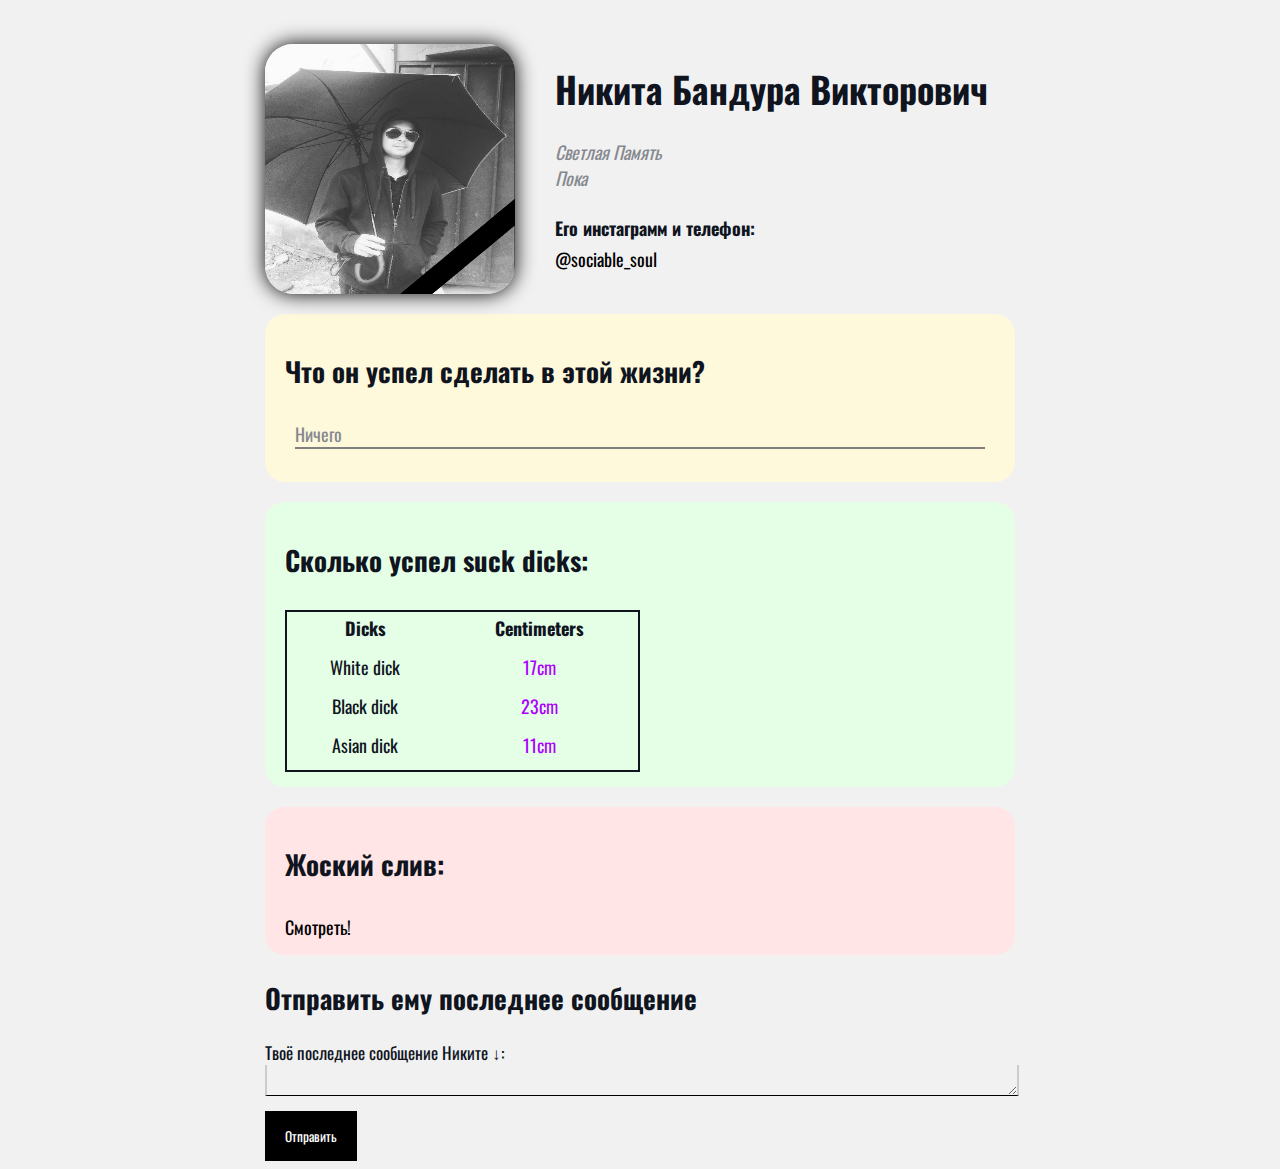
<file: index.html>
<!DOCTYPE html>
<html lang="en">
  <head>
    <meta charset="UTF-8" />
    <meta http-equiv="X-UA-Compatible" content="IE=edge" />
    <meta name="viewport" content="width=device-width, initial-scale=1.0" />
    <link rel="stylesheet" href="stylecssss.css">
    <title>КРЫМ НАШ!</title>
  </head>
  <body>
    <div class="container">
      <div class="card">
        <img class="photo" src="nik.jpg" alt="ну не увидишь мертвого, жаль">

        <div class="card-text">
          <h1>Никита Бандура Викторович</h1>
          <p><em>Светлая память</em></p>
          <p><em>пока</em></p>

          <h4>Его инстаграмм и телефон:</h4>

          <a href="https://www.instagram.com/sociable_soul/" target="_blank">@sociable_soul</a>
          <br>
        </div>
        
        </ul>
      </div>
        
      <div class="card2 bg-yellow">
        <h2>Что он успел сделать в этой жизни?</h2>
        <ol class="list">
          <li>Ничего</li>
        </ol>
      </div>

      <div class="card2 bg-green">
        <h2>Сколько успел suck dicks:</h2>
        <table class="table">
          <thead>
            <tr>
              <th>Dicks</th>
              <th>Centimeters</th>
            </tr>
          </thead>
          <tbody>
            <tr>
              <td>White dick</td>
              <td>17cm</td>
            </tr>
            <tr>
              <td>Black dick</td>
              <td>23cm</td>
            </tr>
            <tr>
              <td>Asian dick</td>
              <td>11cm</td>
            </tr>
          </tbody>
        </table>
      </div>

      <div class="card2 bg-red">
        <h2>Жоский слив:</h2>
        <a href="nudes.html" target="_blank">Смотреть!</a>
      </div>
      
      <h2>Отправить ему последнее сообщение</h2>

      <form action="#">
        <div class="forma">
          <label for="text">Твоё последнее сообщение Никите ↓:</label>
          <textarea id="text" required></textarea>
        </div>

        <div class="forma">
          <input class="btn" type="submit" value="Отправить">
        </div>
      </form>
  </div>
  </body>
</html>
</file>
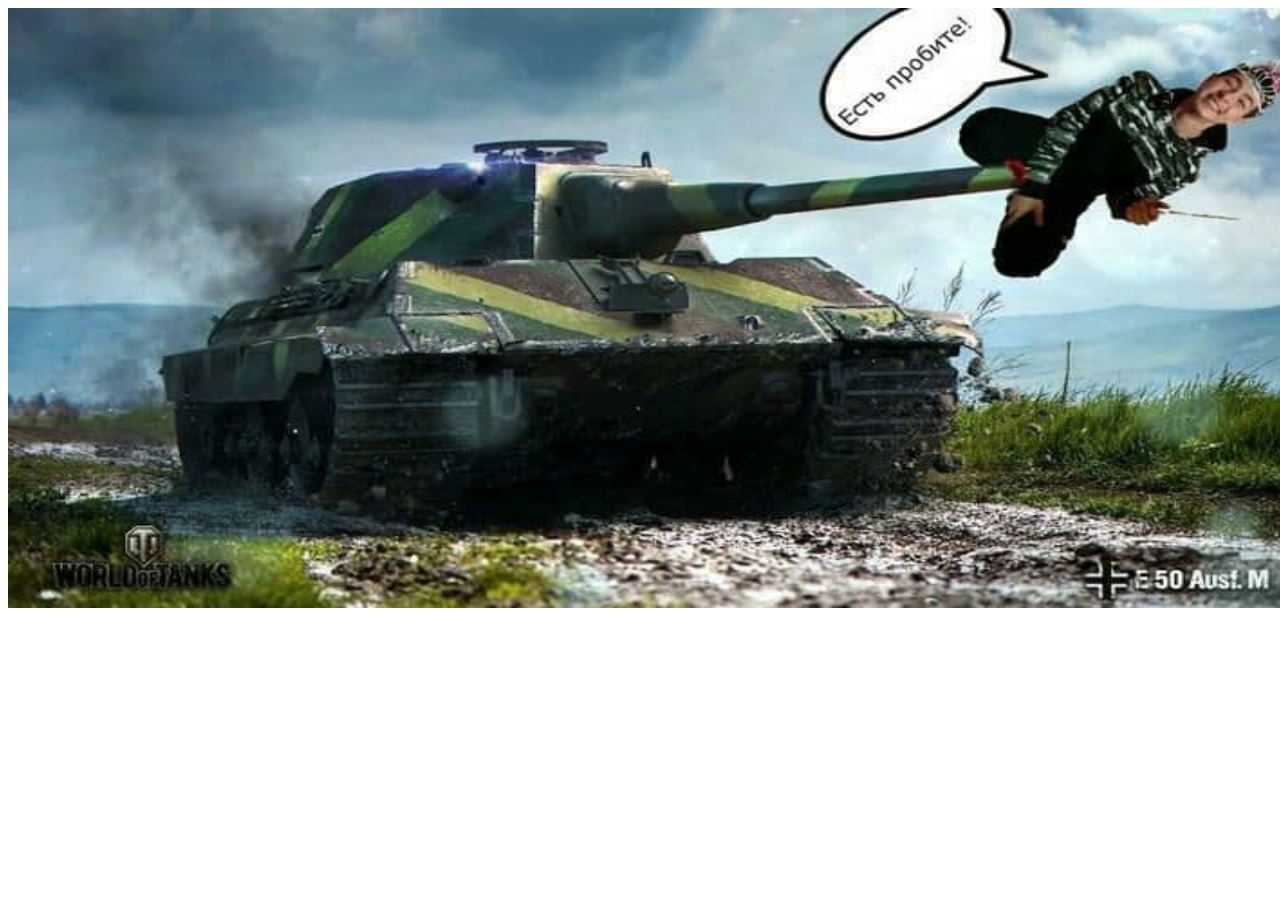
<file: nudes.html>
<!DOCTYPE html>
<html lang="en">
<head>
    <meta charset="UTF-8">
    <meta http-equiv="X-UA-Compatible" content="IE=edge">
    <meta name="viewport" content="width=<device-width>, initial-scale=1.0">
    <title>Document</title>
</head>
<body>
    <img src="photo_2021-11-04_23-27-46.jpg" width="1300" height="600" alt="СОСИ">
</body>
</html>
</file>
<file: stylecssss.css>
@import url('https://fonts.googleapis.com/css2?family=Oswald&display=swap');



body {
    background-color: #f1f1f1;
    color: #0f141e;

    font: normal 18px 'Oswald', sans-serif;;
}

a {
    color: black;
    text-decoration: none;
}

a:hover {
    text-decoration: underline;
}

a:visited {
    color: red;
}

.photo {
    border-radius: 28px;
    width: 250px;
    height: 250px;
    box-shadow: 0px 0px 20px  rgb(0, 0, 0);
    margin-top: 6px;
}

.card {
    margin-bottom: 20px;
    display: flex;
}

.card p {
    color: #86898f;
    margin: 0;
    text-transform: capitalize;
}

.card-text {
    margin-left: 40px;
}

.card-text h4 {
    margin-bottom: 5px;
}

.container {
    max-width: 750px;
    margin: auto;
    padding-top: 30px;
}

/* .inst {
    background: rgba(248, 210, 127, 0.623);
    padding: 15px;
    margin: 20px 20px 20px 0px;

    border:rgb(152, 0, 253) 5px solid;
}
*/

.bg-yellow {
    background: #fff9dc;
}

.bg-green {
    background: #e5ffe7;
}

.bg-red {
    background: #ffe5e5;
}

.card2 {
    padding: 15px 20px;
    margin-bottom: 20px;
    border-radius: 20px;
}

.card2 h2 {
    margin-bottom: 30px;
}

.list {
    padding: 0 10px;
    list-style: none;
}

.list li {
    color: #86898f;
    border-bottom: 2px solid grey;
}

.table {
    border: 2px solid;
    width: 50%;
}

tbody {
    text-align: center;
}

.table td {
    padding-bottom: 10px;
}

.table th {
    padding-bottom: 10px;
}

.table td:nth-last-child(1) {
    color:rgb(174, 0, 255);
}

.forma label {
    display: block;
    font-size: 17px;
}

.forma textarea {
    width: 100%;
    height: 15px;
    border: none;
    background: transparent;
    border-bottom: solid 1px black;
    border-left: 2px solid #ccc;
    border-right: 2px solid #ccc ;
    padding: 5px 0 10px;
    font-family: inherit;
}

.btn {
    color: white;
    background: black;
    margin-top: 10px ;
    padding: 15px 20px;
    border: none;
    font-family: inherit;
    cursor: pointer;
}

.btn:hover {
    opacity: 0.8;
}

@media (max-width: 700px) {
	.card {
        display: block;
        text-align: center;
    }
}
</file>
